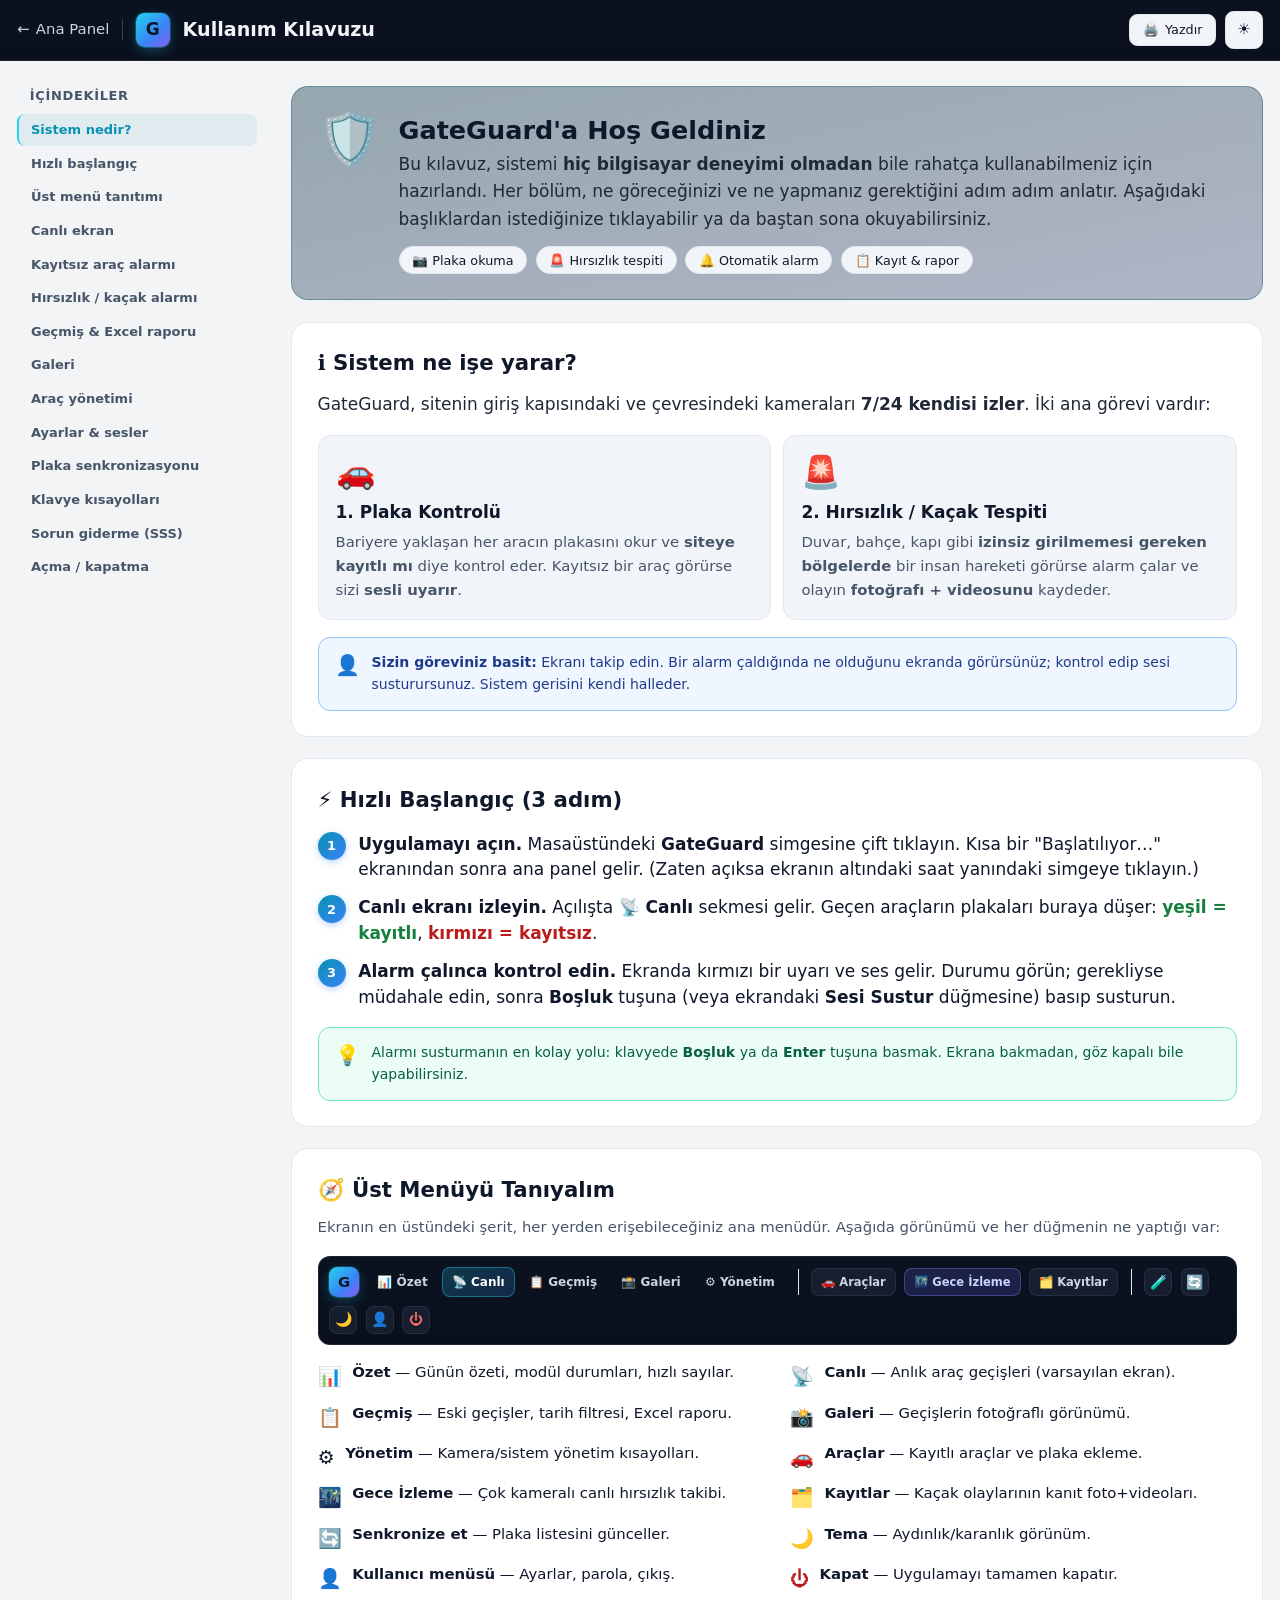
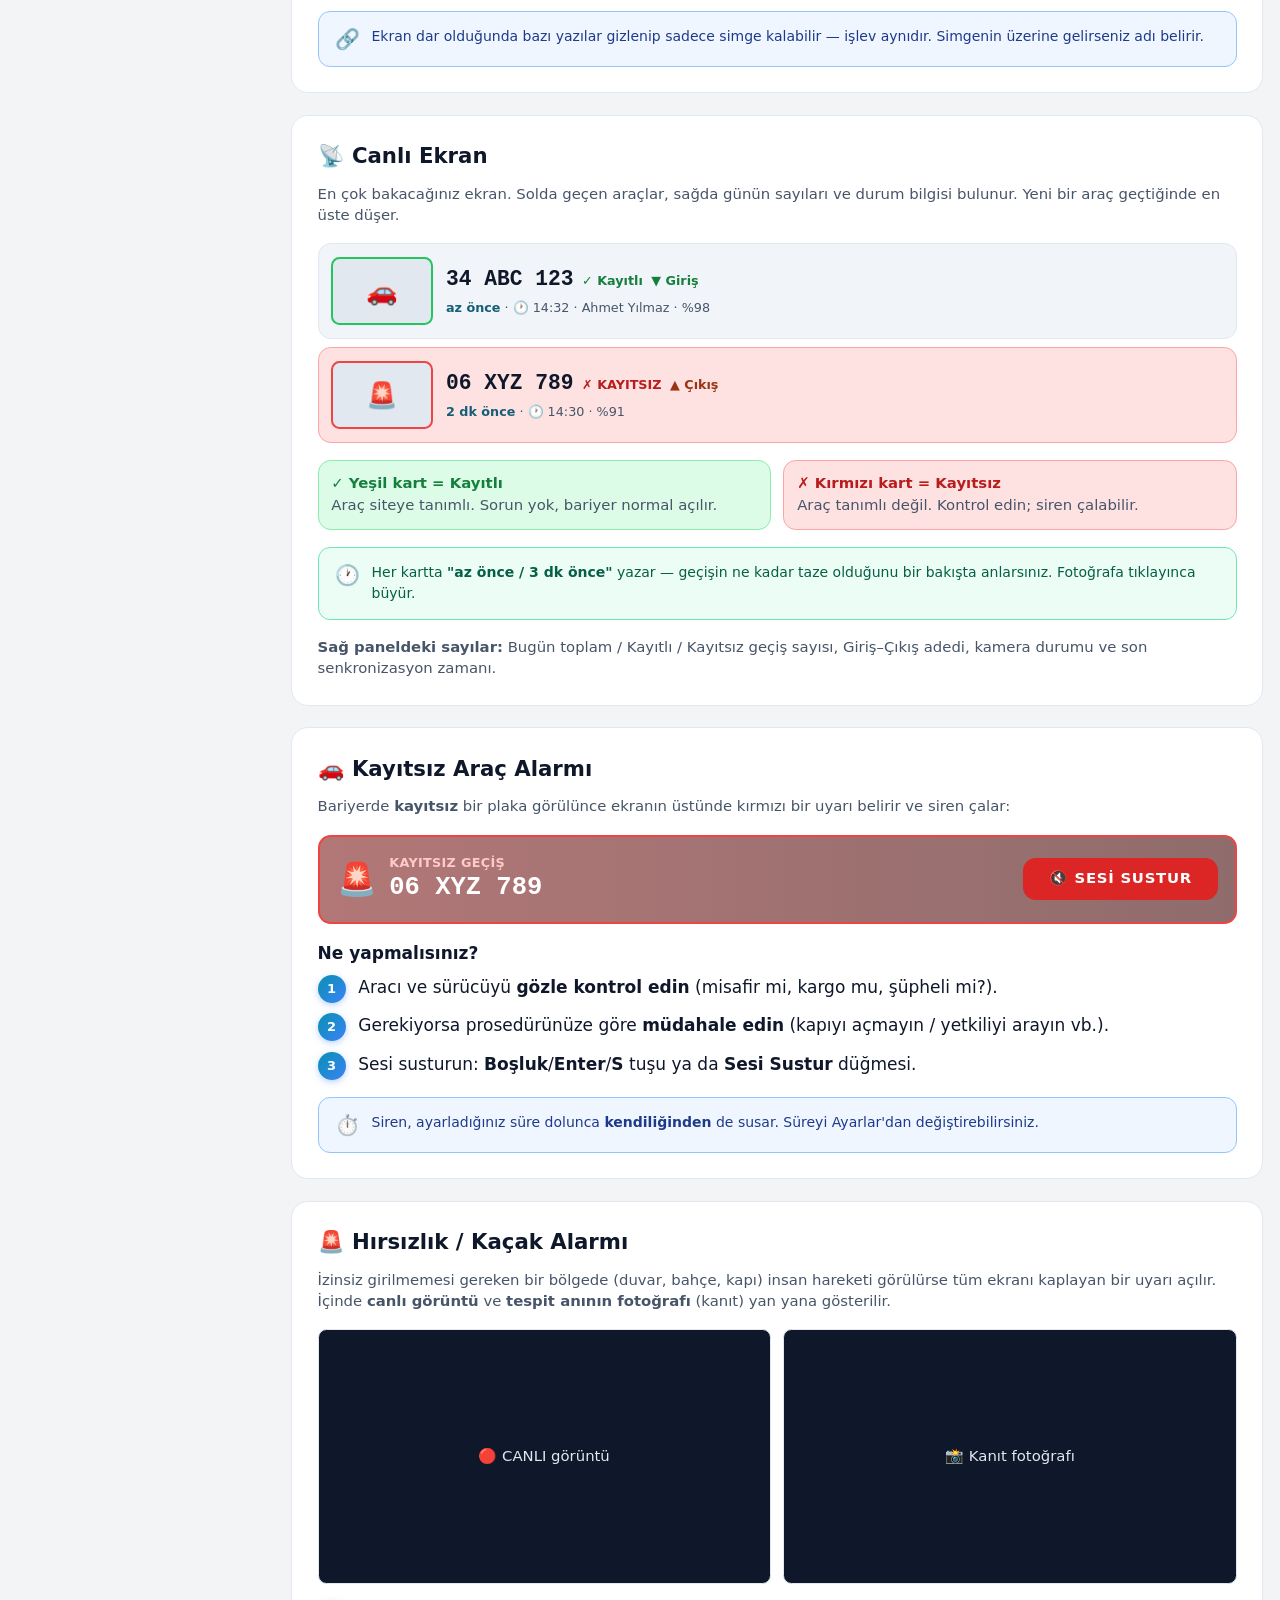
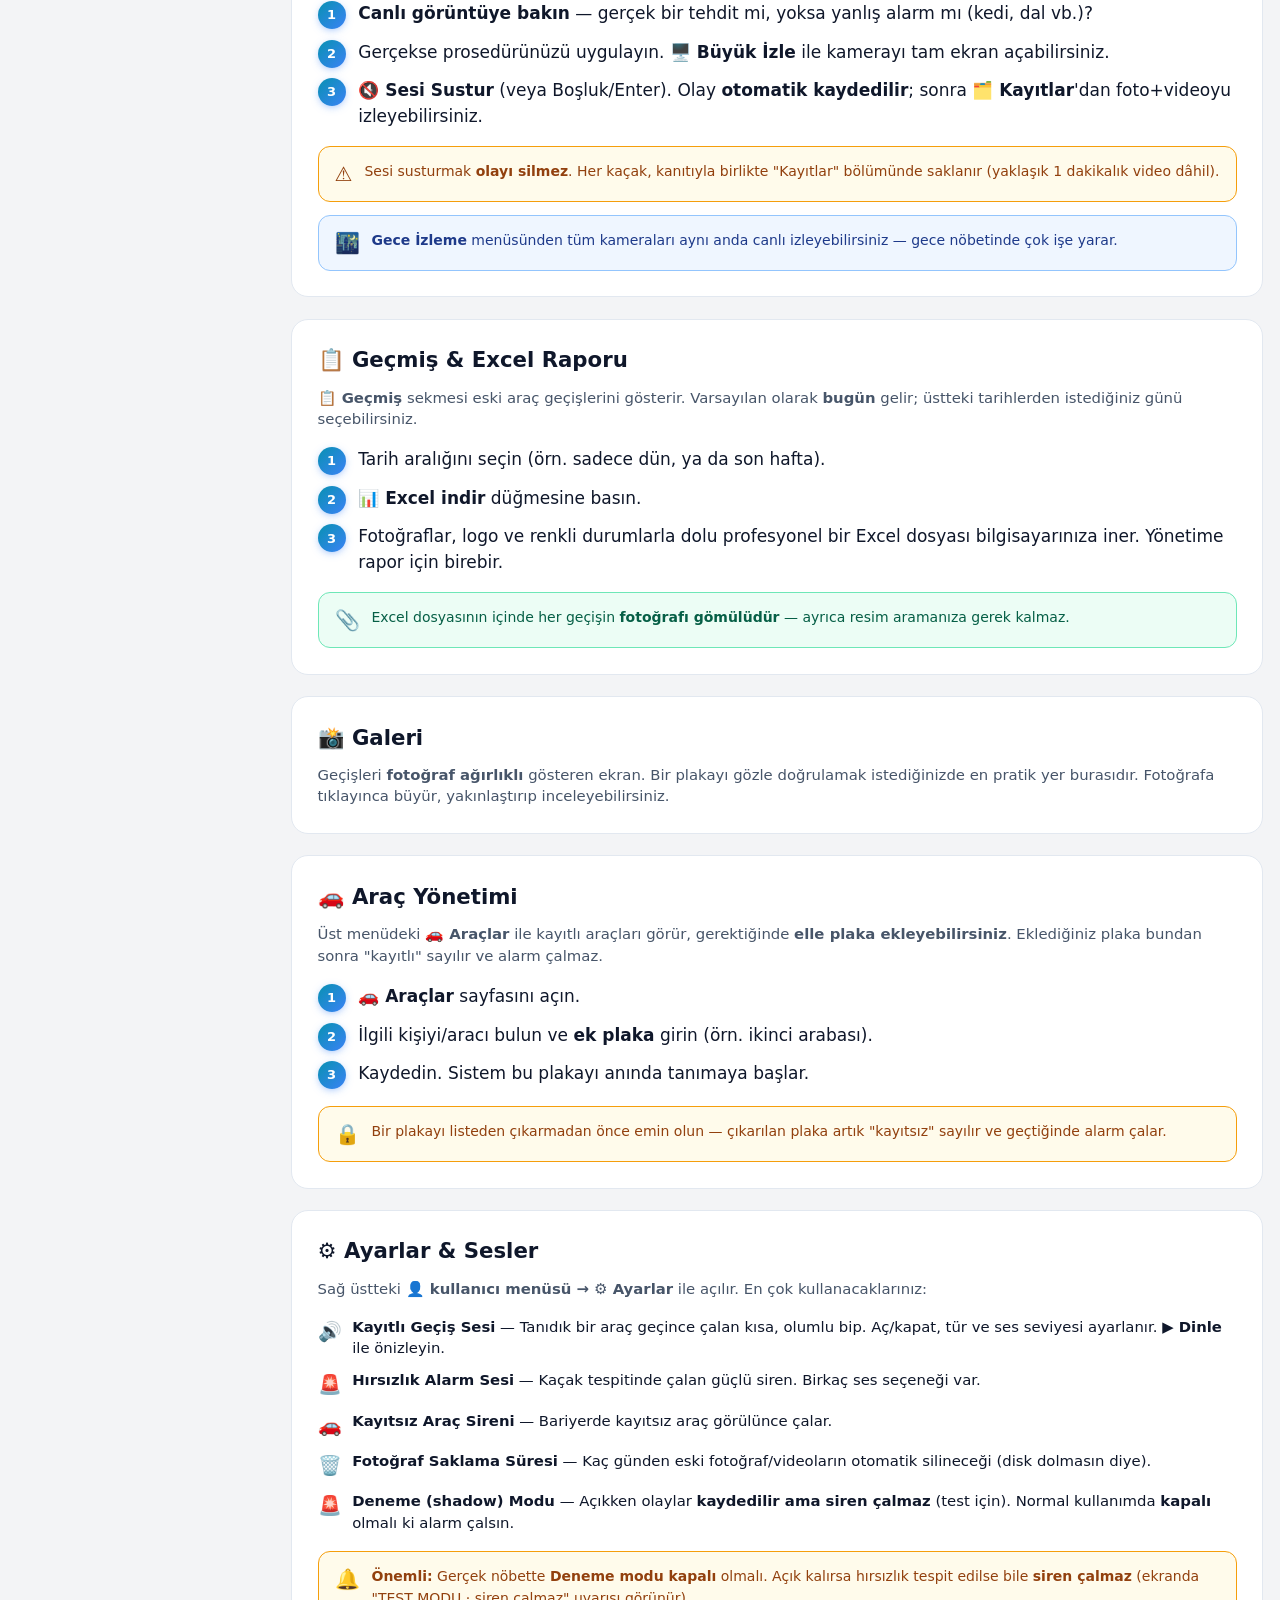
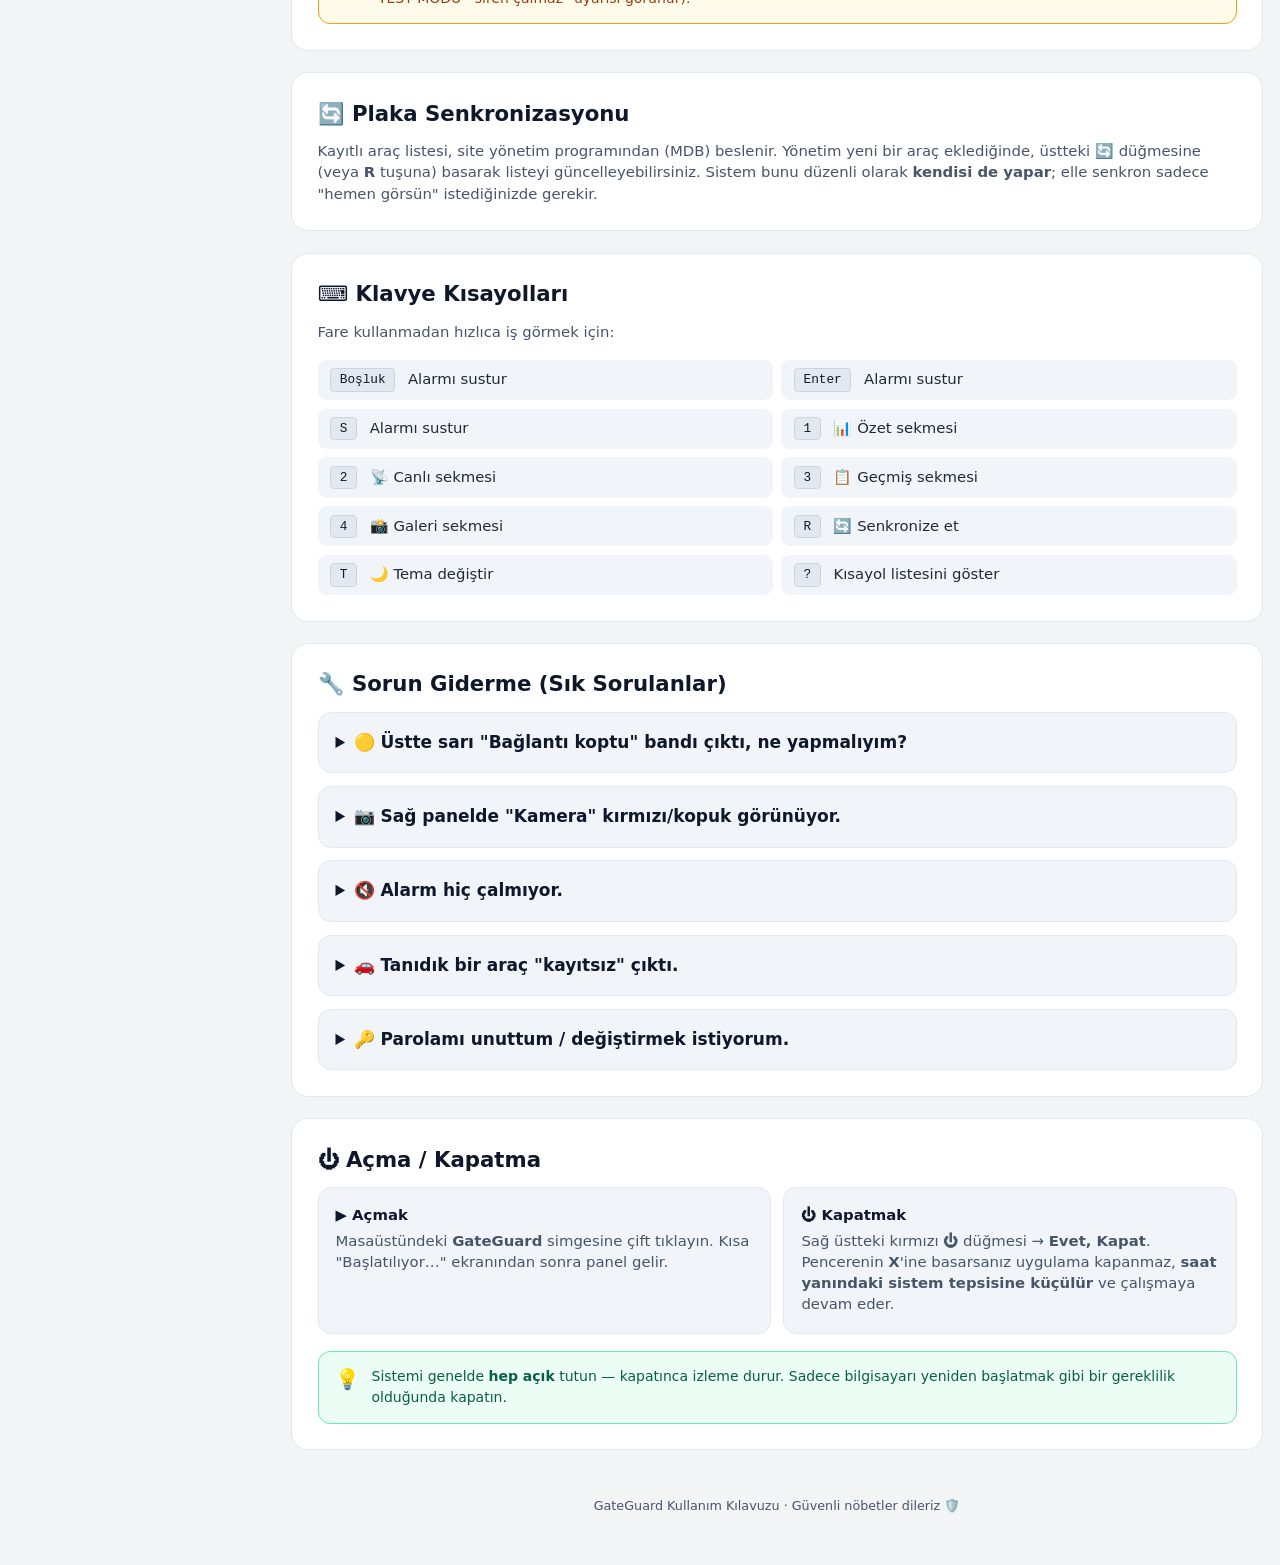
<file: static/kilavuz.html>
<!DOCTYPE html>
<html lang="tr">
<head>
    <meta charset="UTF-8">
    <meta name="viewport" content="width=device-width, initial-scale=1.0">
    <title>GateGuard — Kullanım Kılavuzu</title>
    <link rel="icon" type="image/svg+xml" href="/static/icon.svg">
    <link rel="icon" type="image/x-icon" href="/static/favicon.ico">
    <script src="/static/tailwind.js"></script>
    <link rel="stylesheet" href="/static/gg-light.css">
    <style>
        html { scroll-behavior: smooth; }
        body { -webkit-font-smoothing: antialiased; }
        ::-webkit-scrollbar { width:8px; height:8px; }
        ::-webkit-scrollbar-track { background: transparent; }
        ::-webkit-scrollbar-thumb { background: #374151; border-radius: 4px; }

        .gg-brand-mark{background:linear-gradient(135deg,#22d3ee 0%,#3b82f6 60%,#8b5cf6 100%);box-shadow:0 0 0 1px rgba(34,211,238,.25),0 4px 14px -2px rgba(34,211,238,.35)}
        .kb-card{scroll-margin-top:80px}
        /* İçindekiler bağlantıları */
        .toc-link{display:block;padding:6px 12px;border-radius:8px;color:#94a3b8;font-size:13px;font-weight:600;text-decoration:none;border-left:2px solid transparent;transition:all .12s}
        .toc-link:hover{background:rgba(51,65,85,.5);color:#e2e8f0}
        .toc-link.active{color:#22d3ee;border-left-color:#22d3ee;background:rgba(34,211,238,.08)}
        /* Numaralı adım rozetleri */
        .step-num{flex:0 0 auto;width:28px;height:28px;border-radius:999px;background:linear-gradient(135deg,#0891b2,#3b82f6);color:#fff;font-weight:800;font-size:13px;display:flex;align-items:center;justify-content:center;box-shadow:0 2px 8px -2px rgba(59,130,246,.6)}
        /* Callout kutuları */
        .callout{border-radius:12px;padding:14px 16px;font-size:14px;line-height:1.55;display:flex;gap:12px;align-items:flex-start}
        .callout .ico{font-size:20px;flex:0 0 auto;line-height:1.3}
        .callout-tip{background:rgba(16,185,129,.10);border:1px solid rgba(16,185,129,.30);color:#a7f3d0}
        .callout-warn{background:rgba(245,158,11,.10);border:1px solid rgba(245,158,11,.35);color:#fde68a}
        .callout-info{background:rgba(59,130,246,.10);border:1px solid rgba(59,130,246,.30);color:#bfdbfe}
        /* Anatomi mockup pin */
        .pin{display:inline-flex;align-items:center;justify-content:center;min-width:22px;height:22px;padding:0 6px;border-radius:999px;background:#0ea5e9;color:#fff;font-weight:800;font-size:12px;box-shadow:0 0 0 2px rgba(255,255,255,.15)}
        /* Sahte navbar (birebir görünüm) */
        .mk-nav{background:linear-gradient(180deg,#0b1220,#0a0f1c);border:1px solid rgba(148,163,184,.12);border-radius:12px}
        .mk-tab{display:inline-flex;align-items:center;gap:5px;height:30px;padding:0 10px;border-radius:8px;font-size:12px;font-weight:700;color:#cbd5e1}
        .mk-tab.on{color:#fff;background:linear-gradient(135deg,rgba(34,211,238,.20),rgba(59,130,246,.20));box-shadow:inset 0 0 0 1px rgba(34,211,238,.4)}
        .mk-pill{display:inline-flex;align-items:center;gap:5px;height:28px;padding:0 9px;border-radius:8px;font-size:11.5px;font-weight:700;background:rgba(30,41,59,.6);border:1px solid rgba(148,163,184,.12);color:#cbd5e1}
        .mk-ico{width:28px;height:28px;border-radius:8px;display:inline-flex;align-items:center;justify-content:center;background:rgba(30,41,59,.6);border:1px solid rgba(148,163,184,.12);font-size:14px}

        /* Light-theme küçük düzeltmeler */
        body.light-theme .toc-link{color:#475569}
        body.light-theme .toc-link:hover{background:#e2e8f0;color:#0f172a}
        body.light-theme .toc-link.active{color:#0891b2;background:rgba(8,145,178,.08)}
        body.light-theme [class*="bg-gray-950"]{background:#f3f4f6 !important;color:#0f172a !important}
        body.light-theme [class*="bg-gray-900"]{background:#ffffff !important;color:#0f172a !important}
        body.light-theme [class*="bg-gray-800"]{background:#f1f5f9 !important}
        body.light-theme [class*="text-gray-400"],body.light-theme [class*="text-gray-500"]{color:#475569 !important}
        body.light-theme [class*="text-gray-300"]{color:#1f2937 !important}
        body.light-theme [class*="text-gray-600"]{color:#64748b !important}
        body.light-theme [class*="border-gray-800"],body.light-theme [class*="border-gray-700"]{border-color:#e2e8f0 !important}
        /* Aksan yazi renkleri — gg-light.css'i attribute seciciyle yen (benimki
           sonra gelir). Beyaz/acik-kart uzerinde NET okunsun diye daha koyu. */
        body.light-theme [class*="text-red-400"]{color:#b91c1c !important}
        body.light-theme [class*="text-orange-400"]{color:#9a3412 !important}
        body.light-theme [class*="text-cyan-400"]{color:#155e75 !important}
        body.light-theme [class*="text-green-400"]{color:#15803d !important}
        /* Callout kutuları — koyu arkaplan için tasarlanmıştı; açık temada koyu/net yazı */
        body.light-theme .callout-tip{background:#ecfdf5 !important;border-color:#6ee7b7 !important;color:#065f46 !important}
        body.light-theme .callout-warn{background:#fffbeb !important;border-color:#f59e0b !important;color:#92400e !important}
        body.light-theme .callout-info{background:#eff6ff !important;border-color:#93c5fd !important;color:#1e3a8a !important}
        body.light-theme .callout b{color:inherit !important}
        /* Ust bar (mk-nav) HER IKI temada da koyu zeminli -> yazilari acik tut,
           yoksa acik temada koyu-uzerinde-koyu = gorunmez olur */
        body.light-theme header.mk-nav h1{color:#f1f5f9 !important}
        body.light-theme header.mk-nav a{color:#cbd5e1 !important}
        body.light-theme header.mk-nav a:hover{color:#ffffff !important}
        body.light-theme header.mk-nav .bg-gray-700{background:#334155 !important}
        /* Klavye tuslari (kbd) acik temada okunur olsun */
        body.light-theme kbd{background:#e2e8f0 !important;color:#0f172a !important;border:1px solid #cbd5e1}
        /* Hirsizlik bolumundeki siyah onizleme kutularinda yazi acik kalsin */
        body.light-theme [class*="bg-black"]{color:#e2e8f0 !important}
        /* Koyu mockup adalari (.gg-dark, orn. alarm bandi): acik temada da KOYU
           kalir -> gg-light.css'in text-white/-red-300'u koyuya cevirmesini geri al
           (yuksek specificity: .gg-dark [class*=...] gg-light'i yener). */
        body.light-theme .gg-dark [class*="text-white"]{color:#ffffff !important}
        body.light-theme .gg-dark [class*="text-red-300"]{color:#fecaca !important}
        /* Alt bilgi (footer) beyaz uzerinde yeterince koyu olsun */
        body.light-theme .gg-foot{color:#475569 !important}

        /* Yazdırma — guardhouse için kağıt kopya */
        @media print {
            .no-print{display:none !important}
            body{background:#fff !important;color:#000 !important}
            .kb-card{break-inside:avoid;box-shadow:none !important;border:1px solid #ccc !important}
            a[href]{color:#000 !important;text-decoration:none}
            .callout{border:1px solid #999 !important;color:#000 !important;background:#f7f7f7 !important}
        }
    </style>
</head>
<body class="bg-gray-950 text-gray-100 min-h-screen light-theme">

<!-- ÜST BAR -->
<header class="no-print sticky top-0 z-30 mk-nav rounded-none border-x-0 border-t-0 px-4 py-2.5 flex items-center justify-between backdrop-blur">
    <div class="flex items-center gap-3 min-w-0">
        <a href="/" class="text-sm text-gray-400 hover:text-white flex items-center gap-1.5 shrink-0">← <span class="hidden sm:inline">Ana Panel</span></a>
        <div class="w-px h-5 bg-gray-700"></div>
        <div class="w-8 h-8 gg-brand-mark rounded-lg flex items-center justify-center text-white font-black shrink-0">G</div>
        <h1 class="text-base sm:text-lg font-bold truncate">Kullanım Kılavuzu</h1>
    </div>
    <div class="flex items-center gap-2 shrink-0">
        <button onclick="window.print()" class="text-xs bg-gray-800 hover:bg-gray-700 px-3 py-1.5 rounded-lg border border-gray-700 transition flex items-center gap-1.5" title="Kağıda yazdır / PDF olarak kaydet">🖨️ <span class="hidden sm:inline">Yazdır</span></button>
        <button onclick="temaToggle()" id="tema-btn" class="text-sm bg-gray-800 hover:bg-gray-700 w-9 h-9 rounded-lg border border-gray-700 transition" title="Aydınlık / Karanlık tema">🌙</button>
    </div>
</header>

<div class="max-w-7xl mx-auto px-4 py-6 lg:grid lg:grid-cols-[240px_1fr] lg:gap-8">

    <!-- İÇİNDEKİLER (sticky) -->
    <aside class="no-print hidden lg:block">
        <div class="sticky top-20">
            <div class="text-[11px] uppercase tracking-wider text-gray-500 font-bold px-3 mb-2">İçindekiler</div>
            <nav id="toc" class="space-y-0.5">
                <a class="toc-link" href="#giris">Sistem nedir?</a>
                <a class="toc-link" href="#hizli">Hızlı başlangıç</a>
                <a class="toc-link" href="#menu">Üst menü tanıtımı</a>
                <a class="toc-link" href="#canli">Canlı ekran</a>
                <a class="toc-link" href="#kayitsiz">Kayıtsız araç alarmı</a>
                <a class="toc-link" href="#hirsizlik">Hırsızlık / kaçak alarmı</a>
                <a class="toc-link" href="#gecmis">Geçmiş & Excel raporu</a>
                <a class="toc-link" href="#galeri">Galeri</a>
                <a class="toc-link" href="#araclar">Araç yönetimi</a>
                <a class="toc-link" href="#ayarlar">Ayarlar & sesler</a>
                <a class="toc-link" href="#sync">Plaka senkronizasyonu</a>
                <a class="toc-link" href="#kisayol">Klavye kısayolları</a>
                <a class="toc-link" href="#sorun">Sorun giderme (SSS)</a>
                <a class="toc-link" href="#kapat">Açma / kapatma</a>
            </nav>
        </div>
    </aside>

    <main class="space-y-5 min-w-0">

        <!-- HERO -->
        <section class="kb-card bg-gradient-to-br from-cyan-950/40 to-blue-950/30 border border-cyan-800/40 rounded-2xl p-6">
            <div class="flex items-start gap-4">
                <div class="text-5xl">🛡️</div>
                <div>
                    <h2 class="text-2xl font-black mb-1">GateGuard'a Hoş Geldiniz</h2>
                    <p class="text-gray-300 leading-relaxed">Bu kılavuz, sistemi <b>hiç bilgisayar deneyimi olmadan</b> bile rahatça kullanabilmeniz için hazırlandı. Her bölüm, ne göreceğinizi ve ne yapmanız gerektiğini adım adım anlatır. Aşağıdaki başlıklardan istediğinize tıklayabilir ya da baştan sona okuyabilirsiniz.</p>
                    <div class="mt-3 flex flex-wrap gap-2 text-xs">
                        <span class="bg-gray-800/70 border border-gray-700 rounded-full px-3 py-1">📷 Plaka okuma</span>
                        <span class="bg-gray-800/70 border border-gray-700 rounded-full px-3 py-1">🚨 Hırsızlık tespiti</span>
                        <span class="bg-gray-800/70 border border-gray-700 rounded-full px-3 py-1">🔔 Otomatik alarm</span>
                        <span class="bg-gray-800/70 border border-gray-700 rounded-full px-3 py-1">📋 Kayıt & rapor</span>
                    </div>
                </div>
            </div>
        </section>

        <!-- 1. GİRİŞ -->
        <section id="giris" class="kb-card bg-gray-900 border border-gray-800 rounded-2xl p-6">
            <h2 class="text-xl font-bold mb-3 flex items-center gap-2">ℹ️ Sistem ne işe yarar?</h2>
            <p class="text-gray-300 leading-relaxed mb-4">GateGuard, sitenin giriş kapısındaki ve çevresindeki kameraları <b>7/24 kendisi izler</b>. İki ana görevi vardır:</p>
            <div class="grid sm:grid-cols-2 gap-3">
                <div class="bg-gray-800/50 rounded-xl p-4 border border-gray-700/60">
                    <div class="text-3xl mb-2">🚗</div>
                    <h3 class="font-bold mb-1">1. Plaka Kontrolü</h3>
                    <p class="text-sm text-gray-400 leading-relaxed">Bariyere yaklaşan her aracın plakasını okur ve <b>siteye kayıtlı mı</b> diye kontrol eder. Kayıtsız bir araç görürse sizi <b>sesli uyarır</b>.</p>
                </div>
                <div class="bg-gray-800/50 rounded-xl p-4 border border-gray-700/60">
                    <div class="text-3xl mb-2">🚨</div>
                    <h3 class="font-bold mb-1">2. Hırsızlık / Kaçak Tespiti</h3>
                    <p class="text-sm text-gray-400 leading-relaxed">Duvar, bahçe, kapı gibi <b>izinsiz girilmemesi gereken bölgelerde</b> bir insan hareketi görürse alarm çalar ve olayın <b>fotoğrafı + videosunu</b> kaydeder.</p>
                </div>
            </div>
            <div class="callout callout-info mt-4">
                <span class="ico">👤</span>
                <div><b>Sizin göreviniz basit:</b> Ekranı takip edin. Bir alarm çaldığında ne olduğunu ekranda görürsünüz; kontrol edip sesi susturursunuz. Sistem gerisini kendi halleder.</div>
            </div>
        </section>

        <!-- 2. HIZLI BAŞLANGIÇ -->
        <section id="hizli" class="kb-card bg-gray-900 border border-gray-800 rounded-2xl p-6">
            <h2 class="text-xl font-bold mb-4 flex items-center gap-2">⚡ Hızlı Başlangıç (3 adım)</h2>
            <div class="space-y-3">
                <div class="flex gap-3 items-start">
                    <div class="step-num">1</div>
                    <div><b>Uygulamayı açın.</b> Masaüstündeki <b>GateGuard</b> simgesine çift tıklayın. Kısa bir "Başlatılıyor…" ekranından sonra ana panel gelir. (Zaten açıksa ekranın altındaki saat yanındaki simgeye tıklayın.)</div>
                </div>
                <div class="flex gap-3 items-start">
                    <div class="step-num">2</div>
                    <div><b>Canlı ekranı izleyin.</b> Açılışta <b>📡 Canlı</b> sekmesi gelir. Geçen araçların plakaları buraya düşer: <span class="text-green-400 font-semibold">yeşil = kayıtlı</span>, <span class="text-red-400 font-semibold">kırmızı = kayıtsız</span>.</div>
                </div>
                <div class="flex gap-3 items-start">
                    <div class="step-num">3</div>
                    <div><b>Alarm çalınca kontrol edin.</b> Ekranda kırmızı bir uyarı ve ses gelir. Durumu görün; gerekliyse müdahale edin, sonra <b>Boşluk</b> tuşuna (veya ekrandaki <b>Sesi Sustur</b> düğmesine) basıp susturun.</div>
                </div>
            </div>
            <div class="callout callout-tip mt-4">
                <span class="ico">💡</span>
                <div>Alarmı susturmanın en kolay yolu: klavyede <b>Boşluk</b> ya da <b>Enter</b> tuşuna basmak. Ekrana bakmadan, göz kapalı bile yapabilirsiniz.</div>
            </div>
        </section>

        <!-- 3. ÜST MENÜ -->
        <section id="menu" class="kb-card bg-gray-900 border border-gray-800 rounded-2xl p-6">
            <h2 class="text-xl font-bold mb-3 flex items-center gap-2">🧭 Üst Menüyü Tanıyalım</h2>
            <p class="text-gray-400 text-sm mb-4">Ekranın en üstündeki şerit, her yerden erişebileceğiniz ana menüdür. Aşağıda görünümü ve her düğmenin ne yaptığı var:</p>

            <!-- Sahte navbar görseli -->
            <div class="mk-nav p-2.5 flex items-center gap-2 flex-wrap mb-4 overflow-x-auto">
                <div class="w-7 h-7 gg-brand-mark rounded-lg flex items-center justify-center text-white font-black text-sm">G</div>
                <div class="flex gap-1">
                    <span class="mk-tab">📊 Özet</span>
                    <span class="mk-tab on">📡 Canlı</span>
                    <span class="mk-tab">📋 Geçmiş</span>
                    <span class="mk-tab">📸 Galeri</span>
                    <span class="mk-tab">⚙️ Yönetim</span>
                </div>
                <div class="w-px h-6 bg-gray-700 mx-1"></div>
                <span class="mk-pill">🚗 Araçlar</span>
                <span class="mk-pill" style="background:rgba(99,102,241,.2);border-color:rgba(129,140,248,.35);color:#c7d2fe">🌃 Gece İzleme</span>
                <span class="mk-pill">🗂️ Kayıtlar</span>
                <div class="w-px h-6 bg-gray-700 mx-1"></div>
                <span class="mk-ico">🧪</span>
                <span class="mk-ico">🔄</span>
                <span class="mk-ico">🌙</span>
                <span class="mk-ico">👤</span>
                <span class="mk-ico" style="color:#f87171">⏻</span>
            </div>

            <div class="grid sm:grid-cols-2 gap-x-6 gap-y-2.5 text-sm">
                <div class="flex gap-2.5"><span class="text-lg">📊</span><div><b>Özet</b> — Günün özeti, modül durumları, hızlı sayılar.</div></div>
                <div class="flex gap-2.5"><span class="text-lg">📡</span><div><b>Canlı</b> — Anlık araç geçişleri (varsayılan ekran).</div></div>
                <div class="flex gap-2.5"><span class="text-lg">📋</span><div><b>Geçmiş</b> — Eski geçişler, tarih filtresi, Excel raporu.</div></div>
                <div class="flex gap-2.5"><span class="text-lg">📸</span><div><b>Galeri</b> — Geçişlerin fotoğraflı görünümü.</div></div>
                <div class="flex gap-2.5"><span class="text-lg">⚙️</span><div><b>Yönetim</b> — Kamera/sistem yönetim kısayolları.</div></div>
                <div class="flex gap-2.5"><span class="text-lg">🚗</span><div><b>Araçlar</b> — Kayıtlı araçlar ve plaka ekleme.</div></div>
                <div class="flex gap-2.5"><span class="text-lg">🌃</span><div><b>Gece İzleme</b> — Çok kameralı canlı hırsızlık takibi.</div></div>
                <div class="flex gap-2.5"><span class="text-lg">🗂️</span><div><b>Kayıtlar</b> — Kaçak olaylarının kanıt foto+videoları.</div></div>
                <div class="flex gap-2.5"><span class="text-lg">🔄</span><div><b>Senkronize et</b> — Plaka listesini günceller.</div></div>
                <div class="flex gap-2.5"><span class="text-lg">🌙</span><div><b>Tema</b> — Aydınlık/karanlık görünüm.</div></div>
                <div class="flex gap-2.5"><span class="text-lg">👤</span><div><b>Kullanıcı menüsü</b> — Ayarlar, parola, çıkış.</div></div>
                <div class="flex gap-2.5"><span class="text-lg text-red-400">⏻</span><div><b>Kapat</b> — Uygulamayı tamamen kapatır.</div></div>
            </div>
            <div class="callout callout-info mt-4">
                <span class="ico">🔗</span>
                <div>Ekran dar olduğunda bazı yazılar gizlenip sadece simge kalabilir — işlev aynıdır. Simgenin üzerine gelirseniz adı belirir.</div>
            </div>
        </section>

        <!-- 4. CANLI EKRAN -->
        <section id="canli" class="kb-card bg-gray-900 border border-gray-800 rounded-2xl p-6">
            <h2 class="text-xl font-bold mb-3 flex items-center gap-2">📡 Canlı Ekran</h2>
            <p class="text-gray-400 text-sm mb-4">En çok bakacağınız ekran. Solda geçen araçlar, sağda günün sayıları ve durum bilgisi bulunur. Yeni bir araç geçtiğinde en üste düşer.</p>

            <!-- Örnek kartlar -->
            <div class="space-y-2 mb-4">
                <div class="flex items-center gap-3 p-3 rounded-xl border bg-gray-800/40 border-gray-700/50">
                    <div class="w-24 h-16 bg-gray-700/60 rounded-lg flex items-center justify-center text-2xl border-2 border-green-500">🚗</div>
                    <div class="flex-1">
                        <div class="flex items-center gap-2 flex-wrap">
                            <span class="font-mono font-black text-xl">34 ABC 123</span>
                            <span class="text-green-400 text-xs font-semibold">✓ Kayıtlı</span>
                            <span class="text-green-400 text-xs font-semibold">▼ Giriş</span>
                        </div>
                        <div class="text-xs text-gray-500 mt-1"><span class="text-cyan-400 font-semibold">az önce</span> · 🕐 14:32 · Ahmet Yılmaz · %98</div>
                    </div>
                </div>
                <div class="flex items-center gap-3 p-3 rounded-xl border bg-red-950/25 border-red-900/40">
                    <div class="w-24 h-16 bg-gray-700/60 rounded-lg flex items-center justify-center text-2xl border-2 border-red-500">🚨</div>
                    <div class="flex-1">
                        <div class="flex items-center gap-2 flex-wrap">
                            <span class="font-mono font-black text-xl">06 XYZ 789</span>
                            <span class="text-red-400 text-xs font-bold">✗ KAYITSIZ</span>
                            <span class="text-orange-400 text-xs font-semibold">▲ Çıkış</span>
                        </div>
                        <div class="text-xs text-gray-500 mt-1"><span class="text-cyan-400 font-semibold">2 dk önce</span> · 🕐 14:30 · %91</div>
                    </div>
                </div>
            </div>

            <div class="grid sm:grid-cols-2 gap-3 text-sm">
                <div class="bg-green-950/20 border border-green-900/40 rounded-xl p-3"><b class="text-green-400">✓ Yeşil kart = Kayıtlı</b><br><span class="text-gray-400">Araç siteye tanımlı. Sorun yok, bariyer normal açılır.</span></div>
                <div class="bg-red-950/20 border border-red-900/40 rounded-xl p-3"><b class="text-red-400">✗ Kırmızı kart = Kayıtsız</b><br><span class="text-gray-400">Araç tanımlı değil. Kontrol edin; siren çalabilir.</span></div>
            </div>
            <div class="callout callout-tip mt-4">
                <span class="ico">🕐</span>
                <div>Her kartta <b>"az önce / 3 dk önce"</b> yazar — geçişin ne kadar taze olduğunu bir bakışta anlarsınız. Fotoğrafa tıklayınca büyür.</div>
            </div>
            <p class="text-sm text-gray-400 mt-4"><b>Sağ paneldeki sayılar:</b> Bugün toplam / Kayıtlı / Kayıtsız geçiş sayısı, Giriş–Çıkış adedi, kamera durumu ve son senkronizasyon zamanı.</p>
        </section>

        <!-- 5. KAYITSIZ ARAÇ ALARMI -->
        <section id="kayitsiz" class="kb-card bg-gray-900 border border-gray-800 rounded-2xl p-6">
            <h2 class="text-xl font-bold mb-3 flex items-center gap-2">🚗 Kayıtsız Araç Alarmı</h2>
            <p class="text-gray-400 text-sm mb-4">Bariyerde <b>kayıtsız</b> bir plaka görülünce ekranın üstünde kırmızı bir uyarı belirir ve siren çalar:</p>

            <!-- Sahte alarm banner (koyu ada -> .gg-dark) -->
            <div class="gg-dark rounded-xl border-2 border-red-500 bg-gradient-to-r from-red-900/60 to-red-950/60 p-4 flex items-center justify-between gap-4 mb-4 flex-wrap">
                <div class="flex items-center gap-3">
                    <span class="text-3xl animate-pulse">🚨</span>
                    <div>
                        <div class="text-xs text-red-300 font-bold uppercase tracking-wide">Kayıtsız Geçiş</div>
                        <div class="font-mono font-black text-2xl text-white">06 XYZ 789</div>
                    </div>
                </div>
                <span class="bg-red-600 text-white font-black py-2.5 px-6 rounded-xl uppercase tracking-wider text-sm">🔇 Sesi Sustur</span>
            </div>

            <h3 class="font-bold mb-2">Ne yapmalısınız?</h3>
            <div class="space-y-2.5">
                <div class="flex gap-3 items-start"><div class="step-num">1</div><div>Aracı ve sürücüyü <b>gözle kontrol edin</b> (misafir mi, kargo mu, şüpheli mi?).</div></div>
                <div class="flex gap-3 items-start"><div class="step-num">2</div><div>Gerekiyorsa prosedürünüze göre <b>müdahale edin</b> (kapıyı açmayın / yetkiliyi arayın vb.).</div></div>
                <div class="flex gap-3 items-start"><div class="step-num">3</div><div>Sesi susturun: <b>Boşluk</b>/<b>Enter</b>/<b>S</b> tuşu ya da <b>Sesi Sustur</b> düğmesi.</div></div>
            </div>
            <div class="callout callout-info mt-4">
                <span class="ico">⏱️</span>
                <div>Siren, ayarladığınız süre dolunca <b>kendiliğinden</b> de susar. Süreyi Ayarlar'dan değiştirebilirsiniz.</div>
            </div>
        </section>

        <!-- 6. HIRSIZLIK -->
        <section id="hirsizlik" class="kb-card bg-gray-900 border border-gray-800 rounded-2xl p-6">
            <h2 class="text-xl font-bold mb-3 flex items-center gap-2">🚨 Hırsızlık / Kaçak Alarmı</h2>
            <p class="text-gray-400 text-sm mb-4">İzinsiz girilmemesi gereken bir bölgede (duvar, bahçe, kapı) insan hareketi görülürse tüm ekranı kaplayan bir uyarı açılır. İçinde <b>canlı görüntü</b> ve <b>tespit anının fotoğrafı</b> (kanıt) yan yana gösterilir.</p>

            <div class="grid sm:grid-cols-2 gap-3 mb-4">
                <div class="bg-black rounded-lg aspect-video flex items-center justify-center text-gray-600 text-sm border border-gray-700"><span>🔴 CANLI görüntü</span></div>
                <div class="bg-black rounded-lg aspect-video flex items-center justify-center text-gray-600 text-sm border border-gray-700"><span>📸 Kanıt fotoğrafı</span></div>
            </div>

            <div class="space-y-2.5">
                <div class="flex gap-3 items-start"><div class="step-num">1</div><div><b>Canlı görüntüye bakın</b> — gerçek bir tehdit mi, yoksa yanlış alarm mı (kedi, dal vb.)?</div></div>
                <div class="flex gap-3 items-start"><div class="step-num">2</div><div>Gerçekse prosedürünüzü uygulayın. <b>🖥️ Büyük İzle</b> ile kamerayı tam ekran açabilirsiniz.</div></div>
                <div class="flex gap-3 items-start"><div class="step-num">3</div><div><b>🔇 Sesi Sustur</b> (veya Boşluk/Enter). Olay <b>otomatik kaydedilir</b>; sonra <b>🗂️ Kayıtlar</b>'dan foto+videoyu izleyebilirsiniz.</div></div>
            </div>
            <div class="callout callout-warn mt-4">
                <span class="ico">⚠️</span>
                <div>Sesi susturmak <b>olayı silmez</b>. Her kaçak, kanıtıyla birlikte "Kayıtlar" bölümünde saklanır (yaklaşık 1 dakikalık video dâhil).</div>
            </div>
            <div class="callout callout-info mt-3">
                <span class="ico">🌃</span>
                <div><b>Gece İzleme</b> menüsünden tüm kameraları aynı anda canlı izleyebilirsiniz — gece nöbetinde çok işe yarar.</div>
            </div>
        </section>

        <!-- 7. GEÇMİŞ & EXCEL -->
        <section id="gecmis" class="kb-card bg-gray-900 border border-gray-800 rounded-2xl p-6">
            <h2 class="text-xl font-bold mb-3 flex items-center gap-2">📋 Geçmiş & Excel Raporu</h2>
            <p class="text-gray-400 text-sm mb-4"><b>📋 Geçmiş</b> sekmesi eski araç geçişlerini gösterir. Varsayılan olarak <b>bugün</b> gelir; üstteki tarihlerden istediğiniz günü seçebilirsiniz.</p>
            <div class="space-y-2.5">
                <div class="flex gap-3 items-start"><div class="step-num">1</div><div>Tarih aralığını seçin (örn. sadece dün, ya da son hafta).</div></div>
                <div class="flex gap-3 items-start"><div class="step-num">2</div><div><b>📊 Excel indir</b> düğmesine basın.</div></div>
                <div class="flex gap-3 items-start"><div class="step-num">3</div><div>Fotoğraflar, logo ve renkli durumlarla dolu profesyonel bir Excel dosyası bilgisayarınıza iner. Yönetime rapor için birebir.</div></div>
            </div>
            <div class="callout callout-tip mt-4">
                <span class="ico">📎</span>
                <div>Excel dosyasının içinde her geçişin <b>fotoğrafı gömülüdür</b> — ayrıca resim aramanıza gerek kalmaz.</div>
            </div>
        </section>

        <!-- 8. GALERİ -->
        <section id="galeri" class="kb-card bg-gray-900 border border-gray-800 rounded-2xl p-6">
            <h2 class="text-xl font-bold mb-3 flex items-center gap-2">📸 Galeri</h2>
            <p class="text-gray-400 text-sm">Geçişleri <b>fotoğraf ağırlıklı</b> gösteren ekran. Bir plakayı gözle doğrulamak istediğinizde en pratik yer burasıdır. Fotoğrafa tıklayınca büyür, yakınlaştırıp inceleyebilirsiniz.</p>
        </section>

        <!-- 9. ARAÇLAR -->
        <section id="araclar" class="kb-card bg-gray-900 border border-gray-800 rounded-2xl p-6">
            <h2 class="text-xl font-bold mb-3 flex items-center gap-2">🚗 Araç Yönetimi</h2>
            <p class="text-gray-400 text-sm mb-4">Üst menüdeki <b>🚗 Araçlar</b> ile kayıtlı araçları görür, gerektiğinde <b>elle plaka ekleyebilirsiniz</b>. Eklediğiniz plaka bundan sonra "kayıtlı" sayılır ve alarm çalmaz.</p>
            <div class="space-y-2.5">
                <div class="flex gap-3 items-start"><div class="step-num">1</div><div><b>🚗 Araçlar</b> sayfasını açın.</div></div>
                <div class="flex gap-3 items-start"><div class="step-num">2</div><div>İlgili kişiyi/aracı bulun ve <b>ek plaka</b> girin (örn. ikinci arabası).</div></div>
                <div class="flex gap-3 items-start"><div class="step-num">3</div><div>Kaydedin. Sistem bu plakayı anında tanımaya başlar.</div></div>
            </div>
            <div class="callout callout-warn mt-4">
                <span class="ico">🔒</span>
                <div>Bir plakayı listeden çıkarmadan önce emin olun — çıkarılan plaka artık "kayıtsız" sayılır ve geçtiğinde alarm çalar.</div>
            </div>
        </section>

        <!-- 10. AYARLAR -->
        <section id="ayarlar" class="kb-card bg-gray-900 border border-gray-800 rounded-2xl p-6">
            <h2 class="text-xl font-bold mb-3 flex items-center gap-2">⚙️ Ayarlar & Sesler</h2>
            <p class="text-gray-400 text-sm mb-4">Sağ üstteki <b>👤 kullanıcı menüsü → ⚙️ Ayarlar</b> ile açılır. En çok kullanacaklarınız:</p>
            <div class="space-y-2.5 text-sm">
                <div class="flex gap-2.5"><span class="text-lg">🔊</span><div><b>Kayıtlı Geçiş Sesi</b> — Tanıdık bir araç geçince çalan kısa, olumlu bip. Aç/kapat, tür ve ses seviyesi ayarlanır. <b>▶ Dinle</b> ile önizleyin.</div></div>
                <div class="flex gap-2.5"><span class="text-lg">🚨</span><div><b>Hırsızlık Alarm Sesi</b> — Kaçak tespitinde çalan güçlü siren. Birkaç ses seçeneği var.</div></div>
                <div class="flex gap-2.5"><span class="text-lg">🚗</span><div><b>Kayıtsız Araç Sireni</b> — Bariyerde kayıtsız araç görülünce çalar.</div></div>
                <div class="flex gap-2.5"><span class="text-lg">🗑️</span><div><b>Fotoğraf Saklama Süresi</b> — Kaç günden eski fotoğraf/videoların otomatik silineceği (disk dolmasın diye).</div></div>
                <div class="flex gap-2.5"><span class="text-lg">🚨</span><div><b>Deneme (shadow) Modu</b> — Açıkken olaylar <b>kaydedilir ama siren çalmaz</b> (test için). Normal kullanımda <b>kapalı</b> olmalı ki alarm çalsın.</div></div>
            </div>
            <div class="callout callout-warn mt-4">
                <span class="ico">🔔</span>
                <div><b>Önemli:</b> Gerçek nöbette <b>Deneme modu kapalı</b> olmalı. Açık kalırsa hırsızlık tespit edilse bile <b>siren çalmaz</b> (ekranda "TEST MODU · siren çalmaz" uyarısı görünür).</div>
            </div>
        </section>

        <!-- 11. SYNC -->
        <section id="sync" class="kb-card bg-gray-900 border border-gray-800 rounded-2xl p-6">
            <h2 class="text-xl font-bold mb-3 flex items-center gap-2">🔄 Plaka Senkronizasyonu</h2>
            <p class="text-gray-400 text-sm">Kayıtlı araç listesi, site yönetim programından (MDB) beslenir. Yönetim yeni bir araç eklediğinde, üstteki <b>🔄</b> düğmesine (veya <b>R</b> tuşuna) basarak listeyi güncelleyebilirsiniz. Sistem bunu düzenli olarak <b>kendisi de yapar</b>; elle senkron sadece "hemen görsün" istediğinizde gerekir.</p>
        </section>

        <!-- 12. KISAYOLLAR -->
        <section id="kisayol" class="kb-card bg-gray-900 border border-gray-800 rounded-2xl p-6">
            <h2 class="text-xl font-bold mb-3 flex items-center gap-2">⌨️ Klavye Kısayolları</h2>
            <p class="text-gray-400 text-sm mb-4">Fare kullanmadan hızlıca iş görmek için:</p>
            <div class="grid sm:grid-cols-2 gap-2 text-sm">
                <div class="flex items-center gap-3 bg-gray-800/50 rounded-lg px-3 py-2"><kbd class="px-2 py-0.5 rounded bg-gray-700 font-mono text-xs">Boşluk</kbd><span class="text-gray-300">Alarmı sustur</span></div>
                <div class="flex items-center gap-3 bg-gray-800/50 rounded-lg px-3 py-2"><kbd class="px-2 py-0.5 rounded bg-gray-700 font-mono text-xs">Enter</kbd><span class="text-gray-300">Alarmı sustur</span></div>
                <div class="flex items-center gap-3 bg-gray-800/50 rounded-lg px-3 py-2"><kbd class="px-2 py-0.5 rounded bg-gray-700 font-mono text-xs">S</kbd><span class="text-gray-300">Alarmı sustur</span></div>
                <div class="flex items-center gap-3 bg-gray-800/50 rounded-lg px-3 py-2"><kbd class="px-2 py-0.5 rounded bg-gray-700 font-mono text-xs">1</kbd><span class="text-gray-300">📊 Özet sekmesi</span></div>
                <div class="flex items-center gap-3 bg-gray-800/50 rounded-lg px-3 py-2"><kbd class="px-2 py-0.5 rounded bg-gray-700 font-mono text-xs">2</kbd><span class="text-gray-300">📡 Canlı sekmesi</span></div>
                <div class="flex items-center gap-3 bg-gray-800/50 rounded-lg px-3 py-2"><kbd class="px-2 py-0.5 rounded bg-gray-700 font-mono text-xs">3</kbd><span class="text-gray-300">📋 Geçmiş sekmesi</span></div>
                <div class="flex items-center gap-3 bg-gray-800/50 rounded-lg px-3 py-2"><kbd class="px-2 py-0.5 rounded bg-gray-700 font-mono text-xs">4</kbd><span class="text-gray-300">📸 Galeri sekmesi</span></div>
                <div class="flex items-center gap-3 bg-gray-800/50 rounded-lg px-3 py-2"><kbd class="px-2 py-0.5 rounded bg-gray-700 font-mono text-xs">R</kbd><span class="text-gray-300">🔄 Senkronize et</span></div>
                <div class="flex items-center gap-3 bg-gray-800/50 rounded-lg px-3 py-2"><kbd class="px-2 py-0.5 rounded bg-gray-700 font-mono text-xs">T</kbd><span class="text-gray-300">🌙 Tema değiştir</span></div>
                <div class="flex items-center gap-3 bg-gray-800/50 rounded-lg px-3 py-2"><kbd class="px-2 py-0.5 rounded bg-gray-700 font-mono text-xs">?</kbd><span class="text-gray-300">Kısayol listesini göster</span></div>
            </div>
        </section>

        <!-- 13. SORUN GİDERME -->
        <section id="sorun" class="kb-card bg-gray-900 border border-gray-800 rounded-2xl p-6">
            <h2 class="text-xl font-bold mb-3 flex items-center gap-2">🔧 Sorun Giderme (Sık Sorulanlar)</h2>
            <div class="space-y-3">
                <details class="bg-gray-800/40 rounded-xl border border-gray-700/60 p-4">
                    <summary class="font-semibold cursor-pointer">🟡 Üstte sarı "Bağlantı koptu" bandı çıktı, ne yapmalıyım?</summary>
                    <p class="text-sm text-gray-400 mt-2 leading-relaxed">Sistem sunucusuyla bağlantı kesildi; ekrandaki canlı görüntü <b>duraklamış</b> olabilir. Genelde kendi kendine yeniden bağlanır ve bant kaybolur. Kaybolmuyorsa: uygulamayı kapatıp masaüstü simgesinden tekrar açın. Sürerse yetkiliyi/teknik desteği arayın.</p>
                </details>
                <details class="bg-gray-800/40 rounded-xl border border-gray-700/60 p-4">
                    <summary class="font-semibold cursor-pointer">📷 Sağ panelde "Kamera" kırmızı/kopuk görünüyor.</summary>
                    <p class="text-sm text-gray-400 mt-2 leading-relaxed">Kamera bağlantısı geçici kopmuş olabilir. Birkaç dakika bekleyin; düzelmezse uygulamayı yeniden başlatın. Yine olmuyorsa kameranın elektrik/ağ kablosunu ve teknik desteği kontrol ettirin.</p>
                </details>
                <details class="bg-gray-800/40 rounded-xl border border-gray-700/60 p-4">
                    <summary class="font-semibold cursor-pointer">🔇 Alarm hiç çalmıyor.</summary>
                    <p class="text-sm text-gray-400 mt-2 leading-relaxed">Ayarlar'da <b>Deneme (shadow) modu</b> açık olabilir — kapatın. Ayrıca ses seviyelerinin 0 olmadığından ve bilgisayarın sesinin açık olduğundan emin olun. <b>▶ Dinle</b> ile sesi test edin.</p>
                </details>
                <details class="bg-gray-800/40 rounded-xl border border-gray-700/60 p-4">
                    <summary class="font-semibold cursor-pointer">🚗 Tanıdık bir araç "kayıtsız" çıktı.</summary>
                    <p class="text-sm text-gray-400 mt-2 leading-relaxed">Plaka listede olmayabilir ya da yeni eklenmiştir. <b>🔄</b> ile senkronize edin. Hâlâ kayıtsızsa <b>🚗 Araçlar</b> sayfasından plakayı elle ekleyebilirsiniz.</p>
                </details>
                <details class="bg-gray-800/40 rounded-xl border border-gray-700/60 p-4">
                    <summary class="font-semibold cursor-pointer">🔑 Parolamı unuttum / değiştirmek istiyorum.</summary>
                    <p class="text-sm text-gray-400 mt-2 leading-relaxed">👤 kullanıcı menüsü → <b>Parolayı Değiştir</b>. Tamamen unuttuysanız yönetici hesabından sıfırlatın.</p>
                </details>
            </div>
        </section>

        <!-- 14. KAPAT -->
        <section id="kapat" class="kb-card bg-gray-900 border border-gray-800 rounded-2xl p-6">
            <h2 class="text-xl font-bold mb-3 flex items-center gap-2">⏻ Açma / Kapatma</h2>
            <div class="grid sm:grid-cols-2 gap-3 text-sm">
                <div class="bg-gray-800/50 rounded-xl p-4 border border-gray-700/60">
                    <h3 class="font-bold mb-1">▶ Açmak</h3>
                    <p class="text-gray-400">Masaüstündeki <b>GateGuard</b> simgesine çift tıklayın. Kısa "Başlatılıyor…" ekranından sonra panel gelir.</p>
                </div>
                <div class="bg-gray-800/50 rounded-xl p-4 border border-gray-700/60">
                    <h3 class="font-bold mb-1">⏻ Kapatmak</h3>
                    <p class="text-gray-400">Sağ üstteki kırmızı <b>⏻</b> düğmesi → <b>Evet, Kapat</b>. Pencerenin <b>X</b>'ine basarsanız uygulama kapanmaz, <b>saat yanındaki sistem tepsisine küçülür</b> ve çalışmaya devam eder.</p>
                </div>
            </div>
            <div class="callout callout-tip mt-4">
                <span class="ico">💡</span>
                <div>Sistemi genelde <b>hep açık</b> tutun — kapatınca izleme durur. Sadece bilgisayarı yeniden başlatmak gibi bir gereklilik olduğunda kapatın.</div>
            </div>
        </section>

        <div class="gg-foot text-center text-xs text-gray-600 py-6">
            GateGuard Kullanım Kılavuzu · Güvenli nöbetler dileriz 🛡️
        </div>
    </main>
</div>

<script>
// Tema (index.html ile aynı localStorage anahtarı: gg-theme, varsayılan light)
function temaUygula(theme){
    const b=document.body, btn=document.getElementById('tema-btn');
    if(theme==='light'){ b.classList.add('light-theme'); if(btn) btn.textContent='☀'; }
    else { b.classList.remove('light-theme'); if(btn) btn.textContent='🌙'; }
    try{ localStorage.setItem('gg-theme', theme); }catch(e){}
}
function temaToggle(){
    const cur=document.body.classList.contains('light-theme')?'light':'dark';
    temaUygula(cur==='light'?'dark':'light');
}
(function(){ let s='light'; try{ s=localStorage.getItem('gg-theme')||'light'; }catch(e){} temaUygula(s); })();

// İçindekiler — okunan bölümü vurgula
(function(){
    const links=[...document.querySelectorAll('#toc .toc-link')];
    const map={}; links.forEach(l=>{ const id=l.getAttribute('href').slice(1); const el=document.getElementById(id); if(el) map[id]=l; });
    const obs=new IntersectionObserver(entries=>{
        entries.forEach(e=>{ if(e.isIntersecting){ links.forEach(l=>l.classList.remove('active')); const l=map[e.target.id]; if(l) l.classList.add('active'); } });
    },{rootMargin:'-40% 0px -55% 0px'});
    Object.keys(map).forEach(id=>{ const el=document.getElementById(id); if(el) obs.observe(el); });
})();
</script>
</body>
</html>
</file>
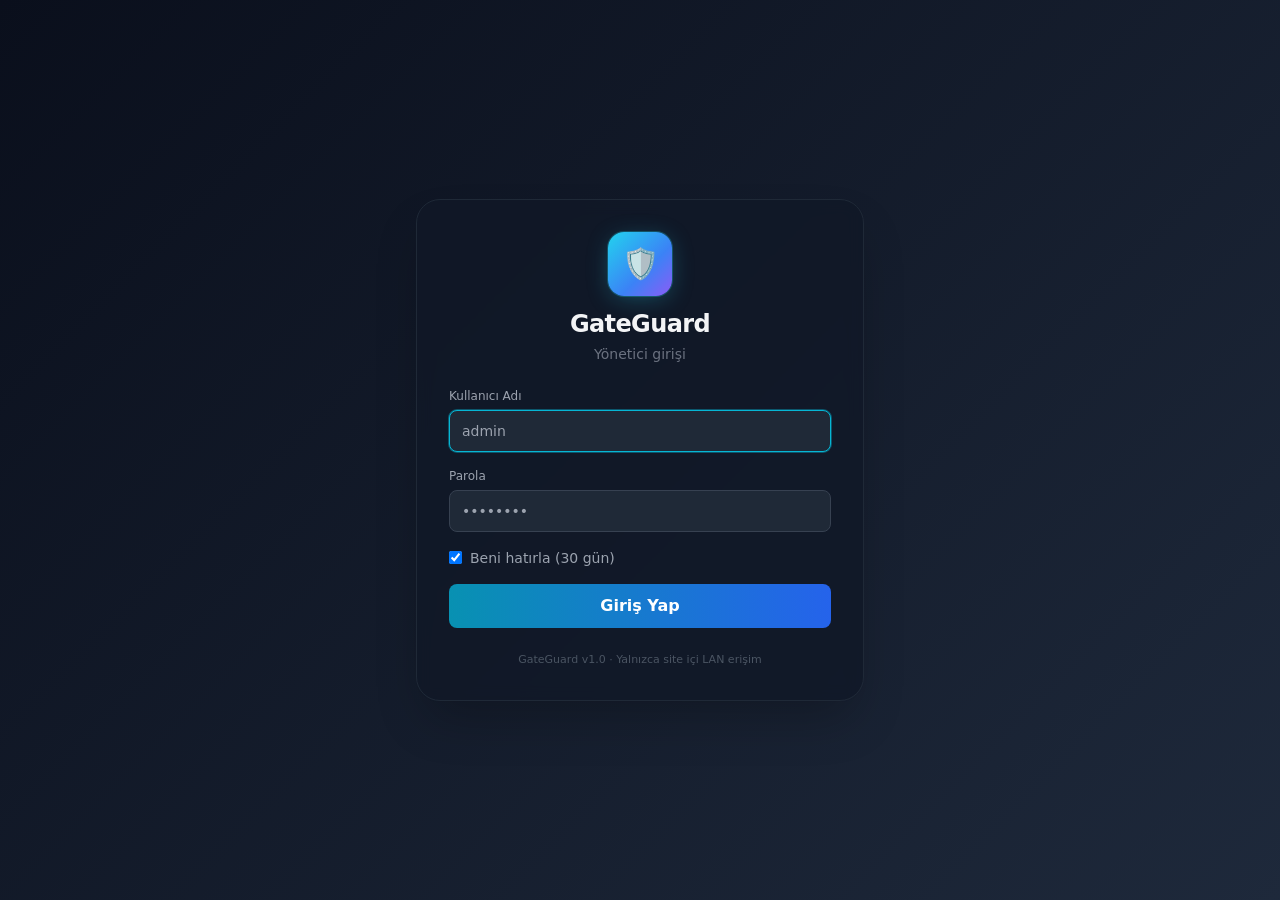
<file: static/login.html>
<!DOCTYPE html>
<html lang="tr">
<head>
  <meta charset="UTF-8">
  <title>GateGuard — Giriş</title>
  <link rel="icon" type="image/svg+xml" href="/static/icon.svg">
  <link rel="icon" type="image/x-icon" href="/static/favicon.ico">
  <script src="/static/tailwind.js"></script>
  <style>
    body { background: linear-gradient(135deg, #0a0f1c 0%, #1e293b 100%); min-height: 100vh; }
    .glow { box-shadow: 0 0 0 1px rgba(34,211,238,.25), 0 4px 24px -4px rgba(34,211,238,.35); }
    @keyframes shake { 0%,100%{transform:translateX(0)} 25%{transform:translateX(-6px)} 75%{transform:translateX(6px)} }
    .shake { animation: shake .35s ease-in-out 2; }
  </style>
</head>
<body class="text-gray-100 flex items-center justify-center select-none">

<div id="card" class="bg-gray-900/80 backdrop-blur border border-gray-800 rounded-3xl p-8 max-w-md w-full mx-4 shadow-2xl">
  <div class="text-center mb-6">
    <div class="inline-flex items-center justify-center w-16 h-16 rounded-2xl glow text-3xl mb-3"
         style="background:linear-gradient(135deg,#22d3ee 0%,#3b82f6 60%,#8b5cf6 100%)">🛡️</div>
    <h1 class="text-2xl font-bold tracking-tight">GateGuard</h1>
    <p id="subtitle" class="text-sm text-gray-500 mt-1">Yönetici girişi</p>
  </div>

  <!-- LOGIN form -->
  <form id="login-form" class="space-y-4" onsubmit="return giris(event)">
    <div>
      <label class="text-xs text-gray-400 block mb-1.5">Kullanıcı Adı</label>
      <input id="username" type="text" autocomplete="username" autofocus
             class="w-full bg-gray-800 border border-gray-700 rounded-lg px-3 py-2.5 text-sm focus:border-cyan-500 focus:outline-none focus:ring-1 focus:ring-cyan-500/40"
             placeholder="admin">
    </div>
    <div>
      <label class="text-xs text-gray-400 block mb-1.5">Parola</label>
      <input id="password" type="password" autocomplete="current-password"
             class="w-full bg-gray-800 border border-gray-700 rounded-lg px-3 py-2.5 text-sm focus:border-cyan-500 focus:outline-none focus:ring-1 focus:ring-cyan-500/40"
             placeholder="••••••••">
    </div>

    <label class="flex items-center gap-2 text-sm text-gray-400 cursor-pointer">
      <input id="remember" type="checkbox" checked class="rounded">
      Beni hatırla (30 gün)
    </label>

    <div id="err" class="hidden bg-red-950/40 border border-red-900/50 text-red-300 text-sm rounded-lg px-3 py-2"></div>

    <button type="submit" id="submit-btn"
            class="w-full bg-gradient-to-r from-cyan-600 to-blue-600 hover:from-cyan-500 hover:to-blue-500 text-white font-semibold py-2.5 rounded-lg transition disabled:opacity-50">
      Giriş Yap
    </button>
  </form>

  <!-- FORCE-CHANGE form (görünür sadece must_change_password=1 ise) -->
  <form id="change-form" class="space-y-4 hidden" onsubmit="return zorunluParolaDegistir(event)">
    <div class="bg-amber-950/40 border border-amber-900/50 text-amber-200 text-sm rounded-lg p-3">
      İlk girişinizde parolanızı değiştirmeniz gerekiyor.
    </div>
    <div>
      <label class="text-xs text-gray-400 block mb-1.5">Yeni Parola</label>
      <input id="new-pw" type="password" autocomplete="new-password" required
             class="w-full bg-gray-800 border border-gray-700 rounded-lg px-3 py-2.5 text-sm focus:border-cyan-500 focus:outline-none">
    </div>
    <div>
      <label class="text-xs text-gray-400 block mb-1.5">Yeni Parola (tekrar)</label>
      <input id="new-pw2" type="password" autocomplete="new-password" required
             class="w-full bg-gray-800 border border-gray-700 rounded-lg px-3 py-2.5 text-sm focus:border-cyan-500 focus:outline-none">
    </div>
    <div id="cerr" class="hidden bg-red-950/40 border border-red-900/50 text-red-300 text-sm rounded-lg px-3 py-2"></div>
    <button type="submit" id="cbtn"
            class="w-full bg-gradient-to-r from-amber-600 to-orange-600 hover:from-amber-500 hover:to-orange-500 text-white font-semibold py-2.5 rounded-lg transition disabled:opacity-50">
      Parolayı Değiştir ve Devam Et
    </button>
  </form>

  <p class="text-[11px] text-gray-600 text-center mt-6">
    GateGuard v1.0 · Yalnızca site içi LAN erişim
  </p>
</div>

<script>
const STORAGE_KEY = 'gg_token';
let _pendingToken = null;
let _pendingUser = null;

function shakeCard() {
  const c = document.getElementById('card');
  c.classList.add('shake');
  setTimeout(() => c.classList.remove('shake'), 700);
}

async function giris(e) {
  e.preventDefault();
  const username = document.getElementById('username').value.trim();
  const password = document.getElementById('password').value;
  const remember = document.getElementById('remember').checked;
  const errBox = document.getElementById('err');
  const btn = document.getElementById('submit-btn');
  errBox.classList.add('hidden');
  if (!username || !password) {
    errBox.textContent = 'Kullanıcı adı ve parola girin';
    errBox.classList.remove('hidden');
    return false;
  }
  btn.disabled = true; btn.textContent = 'Giriş yapılıyor...';
  try {
    const r = await fetch('/api/login', {
      method: 'POST', headers: {'Content-Type':'application/json'},
      body: JSON.stringify({username, password, remember}),
    });
    if (!r.ok) {
      const errData = await r.json().catch(() => ({}));
      throw new Error(errData.error || errData.detail || 'Giriş başarısız');
    }
    const data = await r.json();
    _pendingToken = data.token;
    _pendingUser = data.user;

    if (data.user.must_change_password) {
      // Show change-password form (don't save token yet)
      document.getElementById('login-form').classList.add('hidden');
      document.getElementById('change-form').classList.remove('hidden');
      document.getElementById('subtitle').textContent = 'Parola değişikliği gerekli';
      document.getElementById('new-pw').focus();
      return false;
    }
    // Normal flow — save token, redirect
    saveToken(_pendingToken, remember);
    redirectAfterLogin();
  } catch (err) {
    errBox.textContent = err.message || 'Giriş başarısız';
    errBox.classList.remove('hidden');
    shakeCard();
    btn.disabled = false; btn.textContent = 'Giriş Yap';
  }
  return false;
}

async function zorunluParolaDegistir(e) {
  e.preventDefault();
  const newPw = document.getElementById('new-pw').value;
  const newPw2 = document.getElementById('new-pw2').value;
  const errBox = document.getElementById('cerr');
  const btn = document.getElementById('cbtn');
  errBox.classList.add('hidden');
  if (newPw.length < 6) {
    errBox.textContent = 'Yeni parola en az 6 karakter olmalı';
    errBox.classList.remove('hidden'); shakeCard(); return false;
  }
  if (newPw !== newPw2) {
    errBox.textContent = 'Parolalar eşleşmiyor';
    errBox.classList.remove('hidden'); shakeCard(); return false;
  }
  btn.disabled = true; btn.textContent = 'Değiştiriliyor...';
  try {
    // Mevcut session token'ı geçici olarak kullan
    const r = await fetch('/api/auth/change-password', {
      method: 'POST',
      headers: {
        'Content-Type': 'application/json',
        'Authorization': 'Bearer ' + _pendingToken,
      },
      body: JSON.stringify({
        current_password: document.getElementById('password').value,
        new_password: newPw,
      }),
    });
    if (!r.ok) {
      const ed = await r.json().catch(() => ({}));
      throw new Error(ed.error || ed.detail || 'Değiştirme başarısız');
    }
    saveToken(_pendingToken, document.getElementById('remember').checked);
    redirectAfterLogin();
  } catch (err) {
    errBox.textContent = err.message;
    errBox.classList.remove('hidden'); shakeCard();
    btn.disabled = false; btn.textContent = 'Parolayı Değiştir ve Devam Et';
  }
  return false;
}

function saveToken(token, remember) {
  const store = remember ? localStorage : sessionStorage;
  store.setItem(STORAGE_KEY, token);
  (remember ? sessionStorage : localStorage).removeItem(STORAGE_KEY);
}
function redirectAfterLogin() {
  const next = new URLSearchParams(location.search).get('next') || '/';
  location.replace(next);
}

// Sayfa açıldığında: zaten geçerli token varsa direkt yönlendir
(async function() {
  const t = localStorage.getItem(STORAGE_KEY) || sessionStorage.getItem(STORAGE_KEY);
  if (!t) return;
  try {
    const r = await fetch('/api/auth/me', { headers: {'Authorization':'Bearer '+t} });
    if (r.ok) {
      const d = await r.json();
      if (d.authenticated) redirectAfterLogin();
    }
  } catch {}
})();
</script>
</body>
</html>
</file>
<file: static/gg-light.css>
/* GateGuard shared LIGHT theme — include + add class="light-theme" to <body>.
   Generic overrides over the Tailwind utility classes used across pages, so a
   page becomes a clean, high-contrast light UI without per-element edits. */

/* ── Accessibility / readability (applies in BOTH themes) ──────────────
   Operators are often non-technical, so bump the base type size. Tailwind's
   text-* ve spacing rem tabanli; raising the root font-size scales the whole UI
   proportionally (layouts stay intact). Arbitrary px sizes (text-[10px]/[11px])
   don't scale with rem, so we floor those separately to a legible minimum. */
html { font-size: 17px; }
[class*="text-[10px]"] { font-size: 12px !important; }
[class*="text-[11px]"] { font-size: 13px !important; }
/* Bigger, easier click/tap targets on the primary action buttons + inputs */
button, .nav-icon, select, input[type="date"], input[type="number"], input[type="text"] { line-height: 1.35; }

body.light-theme{background:#f3f4f6 !important;color:#0f172a !important}

/* Surfaces */
body.light-theme [class*="bg-gray-950"]{background:#f3f4f6 !important;color:#0f172a !important}
body.light-theme [class*="bg-gray-900"]:not(.gg-nav){background:#ffffff !important;color:#0f172a !important}
body.light-theme [class*="bg-gray-800"]{background:#f1f5f9 !important;color:#0f172a !important}
body.light-theme [class*="bg-gray-800/30"],body.light-theme [class*="bg-gray-800/40"]{background:#f1f5f9 !important}
/* gray-700/600 buttons (Köşe, Temizle, Sil, toggles…) were left dark-on-light
   → unreadable "invisible" buttons. Map them to a visible light-slate fill. */
body.light-theme [class*="bg-gray-700"]{background:#e2e8f0 !important;color:#0f172a !important}
body.light-theme [class*="bg-gray-600"]{background:#cbd5e1 !important;color:#0f172a !important}
body.light-theme [class*="from-gray-900"],body.light-theme [class*="from-gray-950"]{background-image:none !important;background-color:#ffffff !important;border-color:#e2e8f0 !important}

/* Borders */
body.light-theme [class*="border-gray-800"]{border-color:#e2e8f0 !important}
body.light-theme [class*="border-gray-700"]{border-color:#cbd5e1 !important}

/* Text */
body.light-theme [class*="text-white"],body.light-theme [class*="text-gray-100"],body.light-theme [class*="text-gray-200"]{color:#0f172a !important}
body.light-theme [class*="text-gray-300"]{color:#1f2937 !important}
body.light-theme [class*="text-gray-400"]{color:#475569 !important}
body.light-theme [class*="text-gray-500"]{color:#64748b !important}
body.light-theme [class*="text-gray-600"]{color:#94a3b8 !important}

/* Accent text — readable on white */
body.light-theme [class*="text-cyan-400"],body.light-theme [class*="text-cyan-300"]{color:#0e7490 !important}
body.light-theme [class*="text-green-400"],body.light-theme [class*="text-green-300"],body.light-theme [class*="text-emerald-400"]{color:#15803d !important}
body.light-theme [class*="text-red-400"],body.light-theme [class*="text-red-300"]{color:#dc2626 !important}
body.light-theme [class*="text-amber-400"],body.light-theme [class*="text-amber-300"],body.light-theme [class*="text-yellow-400"]{color:#b45309 !important}
body.light-theme [class*="text-blue-400"],body.light-theme [class*="text-blue-300"]{color:#2563eb !important}

/* Soft tints for colored stat tiles */
body.light-theme [class*="bg-green-950"],body.light-theme [class*="bg-emerald-950"]{background:#dcfce7 !important}
body.light-theme [class*="bg-red-950"]{background:#fee2e2 !important}
body.light-theme [class*="bg-amber-950"],body.light-theme [class*="bg-yellow-950"]{background:#fef3c7 !important}
body.light-theme [class*="bg-cyan-950"],body.light-theme [class*="bg-blue-950"]{background:#cffafe !important}
body.light-theme [class*="border-green-900"],body.light-theme [class*="border-emerald-900"]{border-color:#86efac !important}
body.light-theme [class*="border-red-900"]{border-color:#fca5a5 !important}
body.light-theme [class*="border-amber-900"],body.light-theme [class*="border-yellow-900"]{border-color:#fcd34d !important}
body.light-theme [class*="border-cyan-900"],body.light-theme [class*="border-blue-900"]{border-color:#67e8f9 !important}

/* Forms */
body.light-theme input,body.light-theme select,body.light-theme textarea{background:#ffffff !important;color:#0f172a !important;border-color:#cbd5e1 !important}
body.light-theme thead[class*="bg-gray-900"]{background:#f8fafc !important}

/* Keep text white ONLY on solid-colored buttons that explicitly use text-white
   (NOT gray tiles whose hover:bg-*-900 utility would falsely match) + alarm banner */
body.light-theme a[class*="text-white"][class*="bg-"]:not([class*="bg-gray"]),body.light-theme button[class*="text-white"][class*="bg-"]:not([class*="bg-gray"]){color:#ffffff !important}
body.light-theme [id*="alarm-overlay"],body.light-theme [id*="alarm-overlay"] *{color:#ffffff !important}

/* Decorative blur orbs add noise on light bg */
body.light-theme [class*="blur-3xl"]{display:none !important}
/* Video tiles stay dark */
body.light-theme [class*="bg-black"]{background:#0f172a !important}

/* Placeholder text — Tailwind's default is near-invisible on white */
body.light-theme input::placeholder,body.light-theme textarea::placeholder{color:#94a3b8 !important;opacity:1}

/* Disabled controls — make "not clickable" obvious (washed-out + not-allowed) */
body.light-theme button:disabled,body.light-theme button[disabled],
body.light-theme input:disabled,body.light-theme select:disabled{
  opacity:.55 !important;background:#e2e8f0 !important;color:#94a3b8 !important;
  cursor:not-allowed !important;box-shadow:none !important}

/* Form controls (checkbox/radio) get a visible accent on the light surface */
body.light-theme input[type="checkbox"],body.light-theme input[type="radio"]{accent-color:#0891b2 !important}

/* Clear, consistent focus ring on inputs/selects/textareas */
body.light-theme input:focus,body.light-theme select:focus,body.light-theme textarea:focus{
  border-color:#0891b2 !important;outline:none !important;
  box-shadow:0 0 0 3px rgba(8,145,178,.25) !important}
</file>
